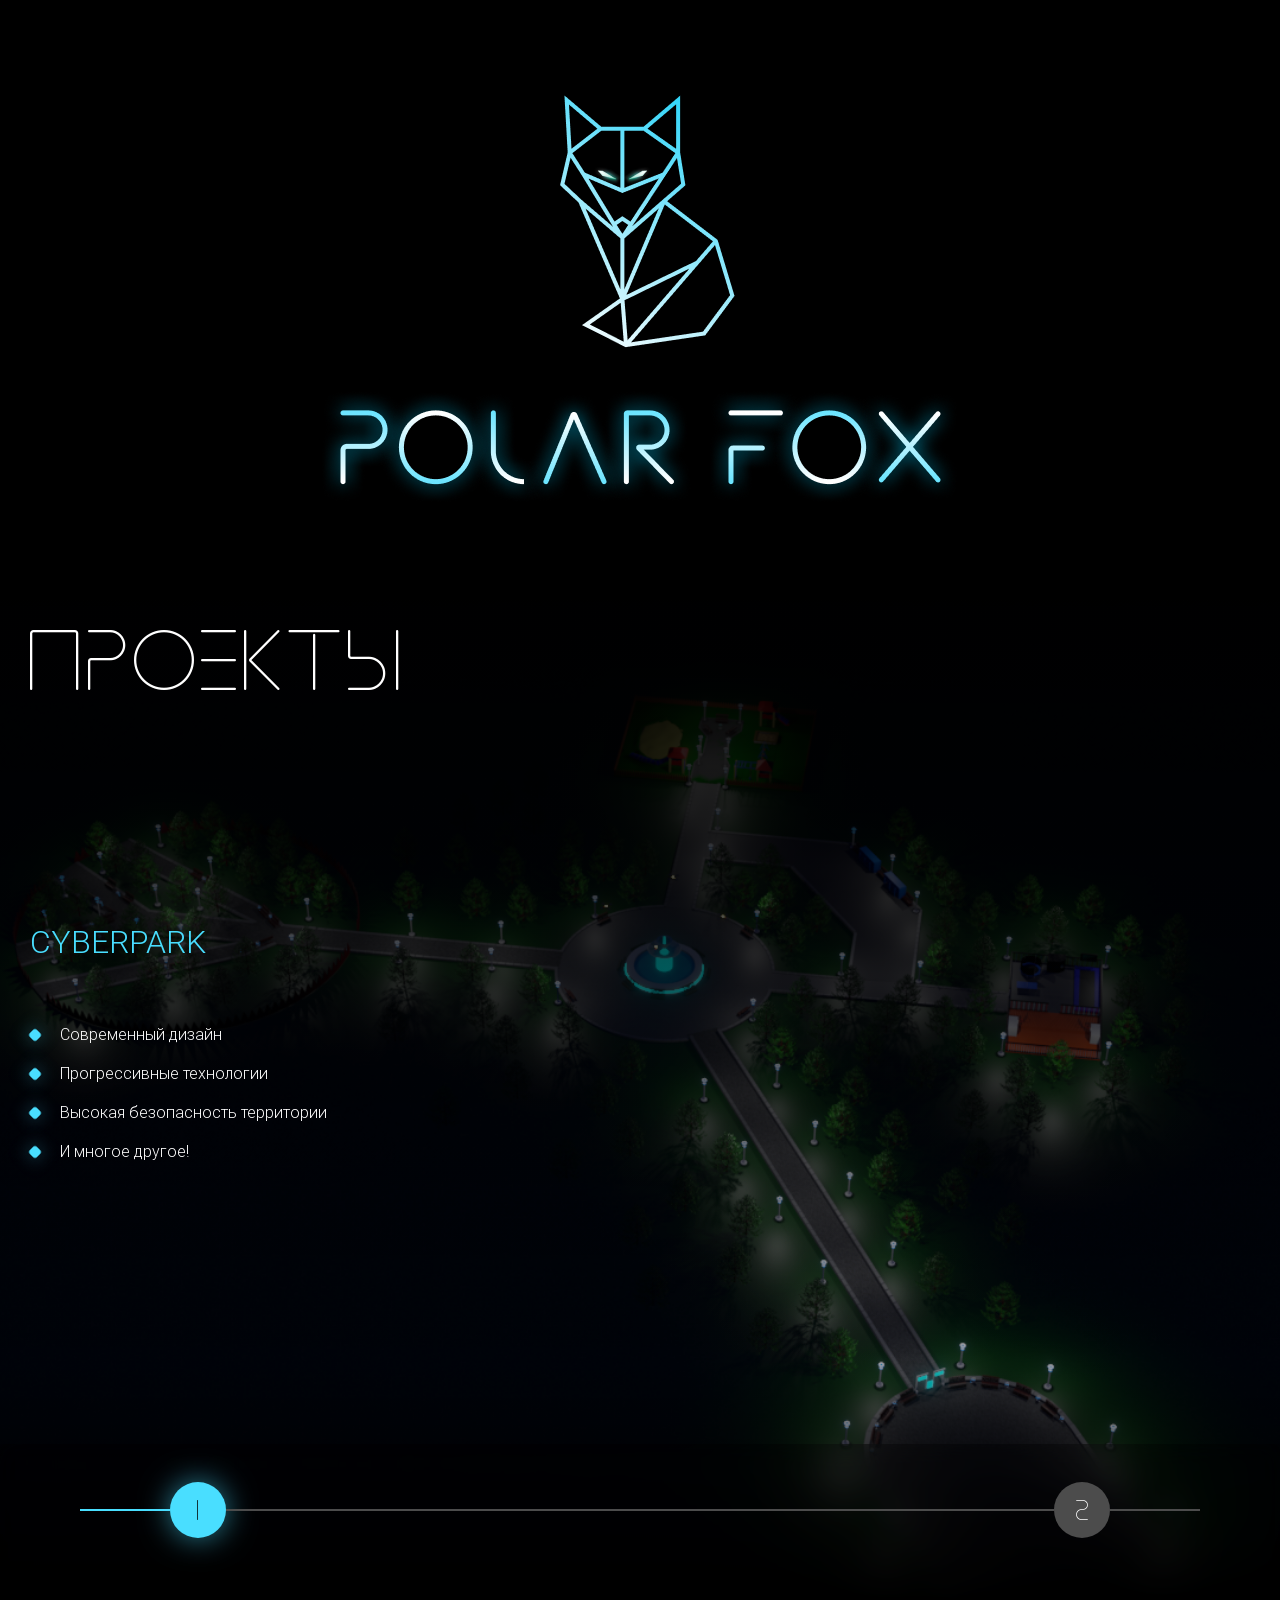
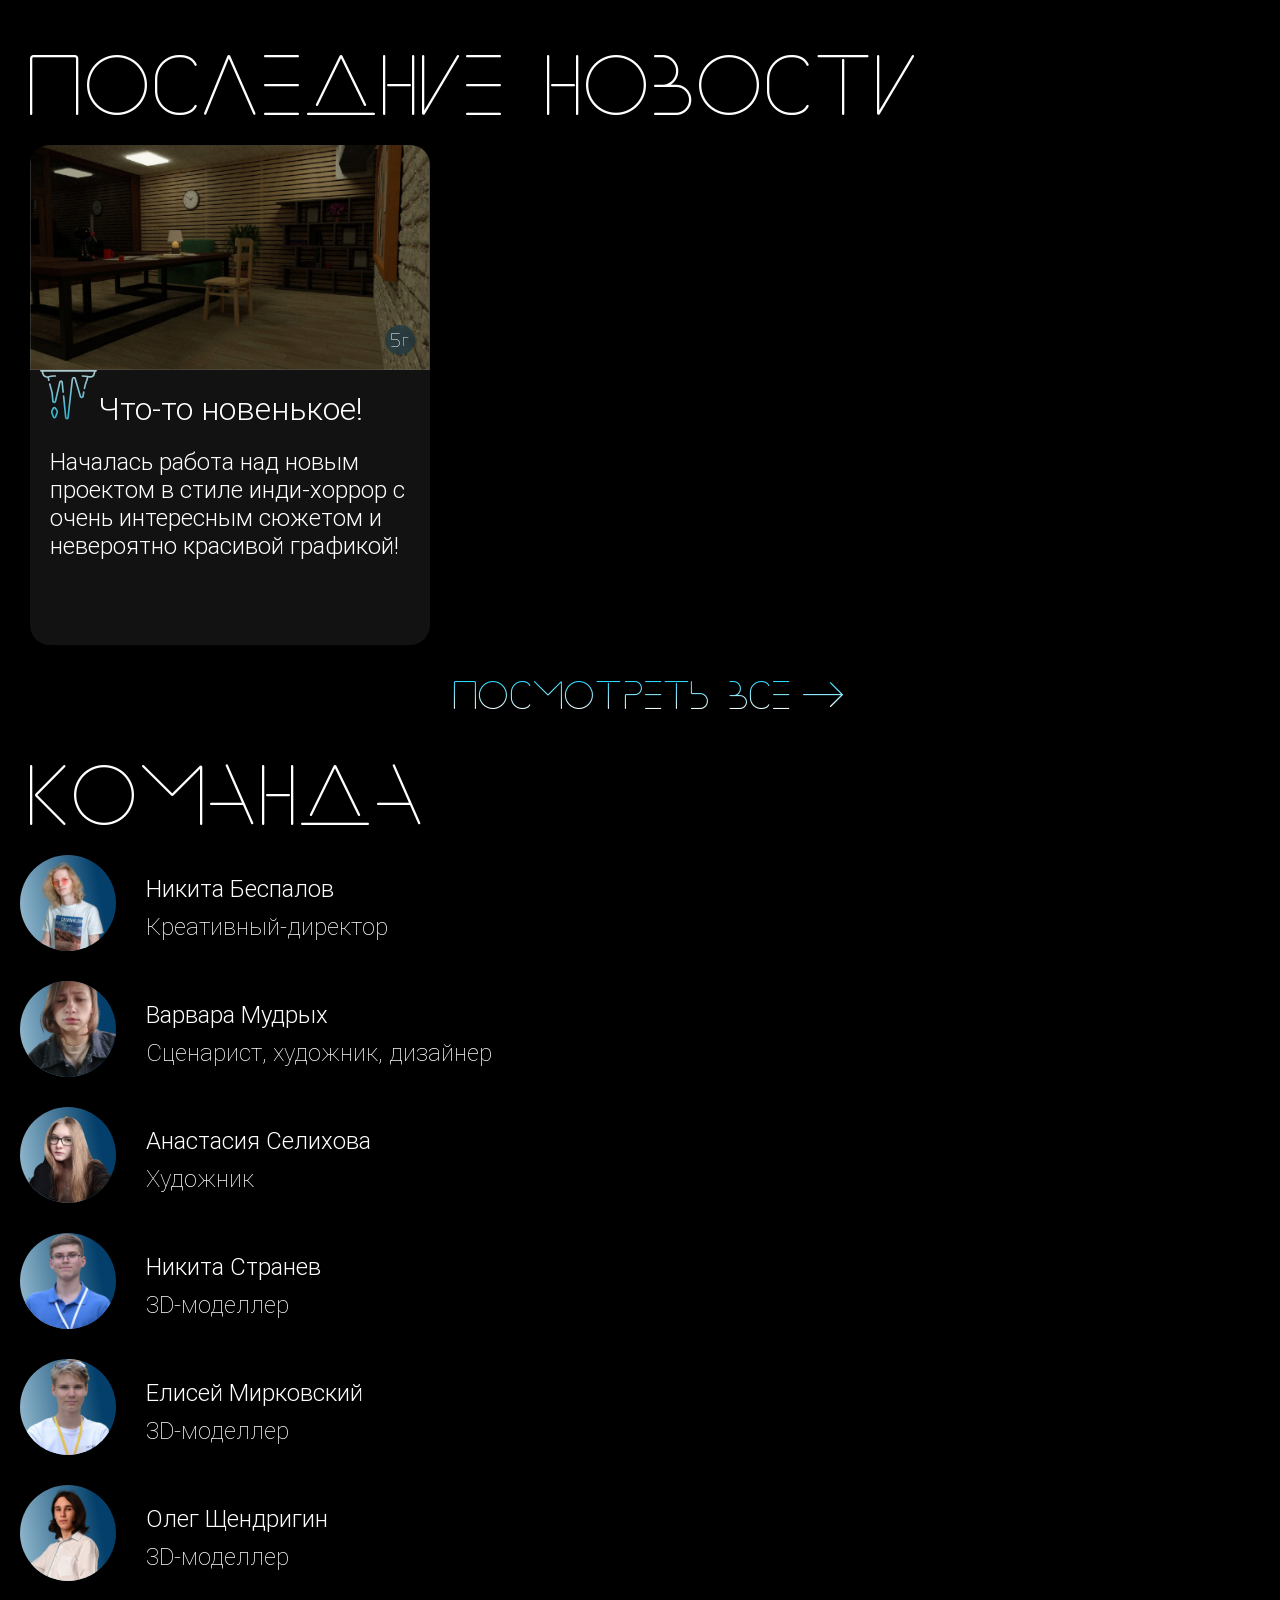
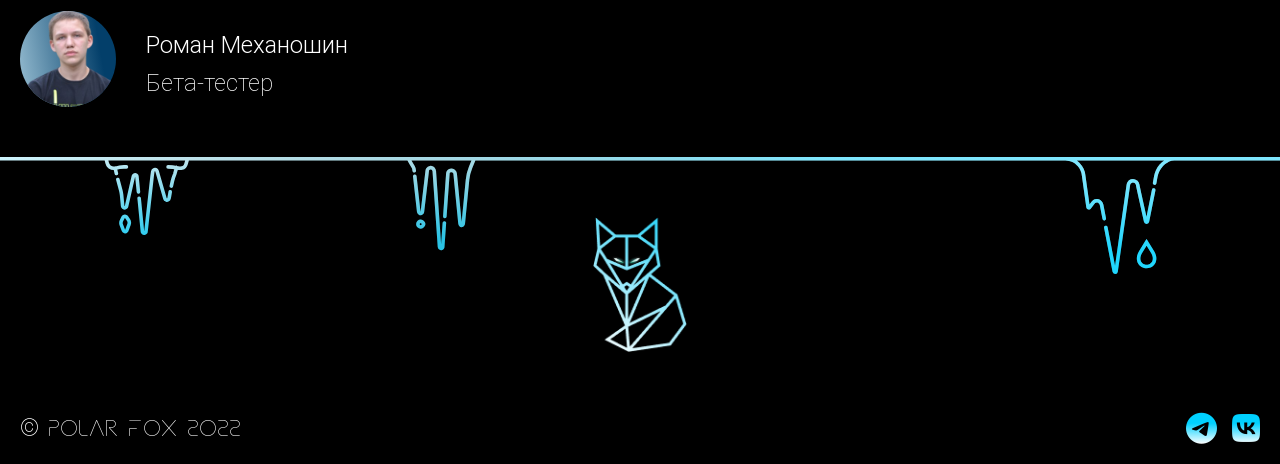
<file: polar_fox/index.html>
<!doctype html><html lang="ru"><head><meta charset="utf-8"/><link rel="icon" href="./favicon.ico"/><meta name="viewport" content="width=device-width,initial-scale=1"/><title>Polar Fox</title><script defer="defer" src="./static/js/main.c6de7e37.js"></script><link href="./static/css/main.34452b12.css" rel="stylesheet"></head><body><noscript>You need to enable JavaScript to run this app.</noscript><div id="root"></div></body></html>
</file>
